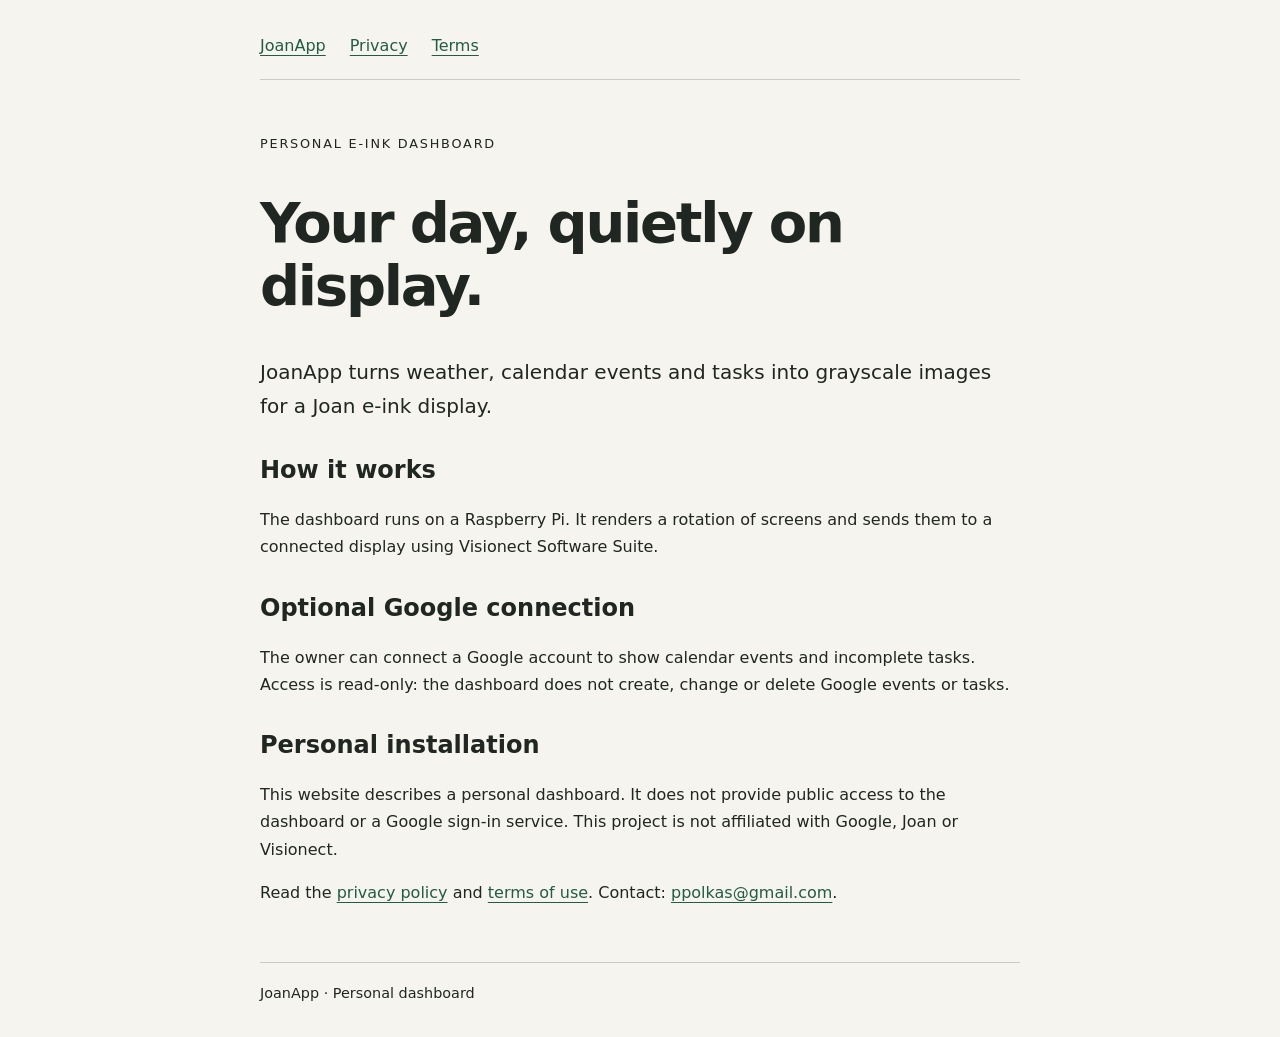
<file: index.html>
<!doctype html>
<html lang="en"><head><meta charset="utf-8"><meta name="viewport" content="width=device-width,initial-scale=1"><title>JoanApp | Personal e-ink dashboard</title><meta name="description" content="A personal Raspberry Pi dashboard displaying weather, Google Calendar and Tasks on a Joan e-ink screen."><link rel="stylesheet" href="style.css"></head>
<body><nav aria-label="Main"><a href="index.html" aria-current="page">JoanApp</a><a href="privacy.html">Privacy</a><a href="terms.html">Terms</a></nav><main><p class="label">Personal e-ink dashboard</p><h1>Your day, quietly on display.</h1><p class="lead">JoanApp turns weather, calendar events and tasks into grayscale images for a Joan e-ink display.</p><h2>How it works</h2><p>The dashboard runs on a Raspberry Pi. It renders a rotation of screens and sends them to a connected display using Visionect Software Suite.</p><h2>Optional Google connection</h2><p>The owner can connect a Google account to show calendar events and incomplete tasks. Access is read-only: the dashboard does not create, change or delete Google events or tasks.</p><h2>Personal installation</h2><p>This website describes a personal dashboard. It does not provide public access to the dashboard or a Google sign-in service. This project is not affiliated with Google, Joan or Visionect.</p><p>Read the <a href="privacy.html">privacy policy</a> and <a href="terms.html">terms of use</a>. Contact: <a href="mailto:ppolkas@gmail.com">ppolkas@gmail.com</a>.</p></main><footer>JoanApp · Personal dashboard</footer></body></html>
</file>
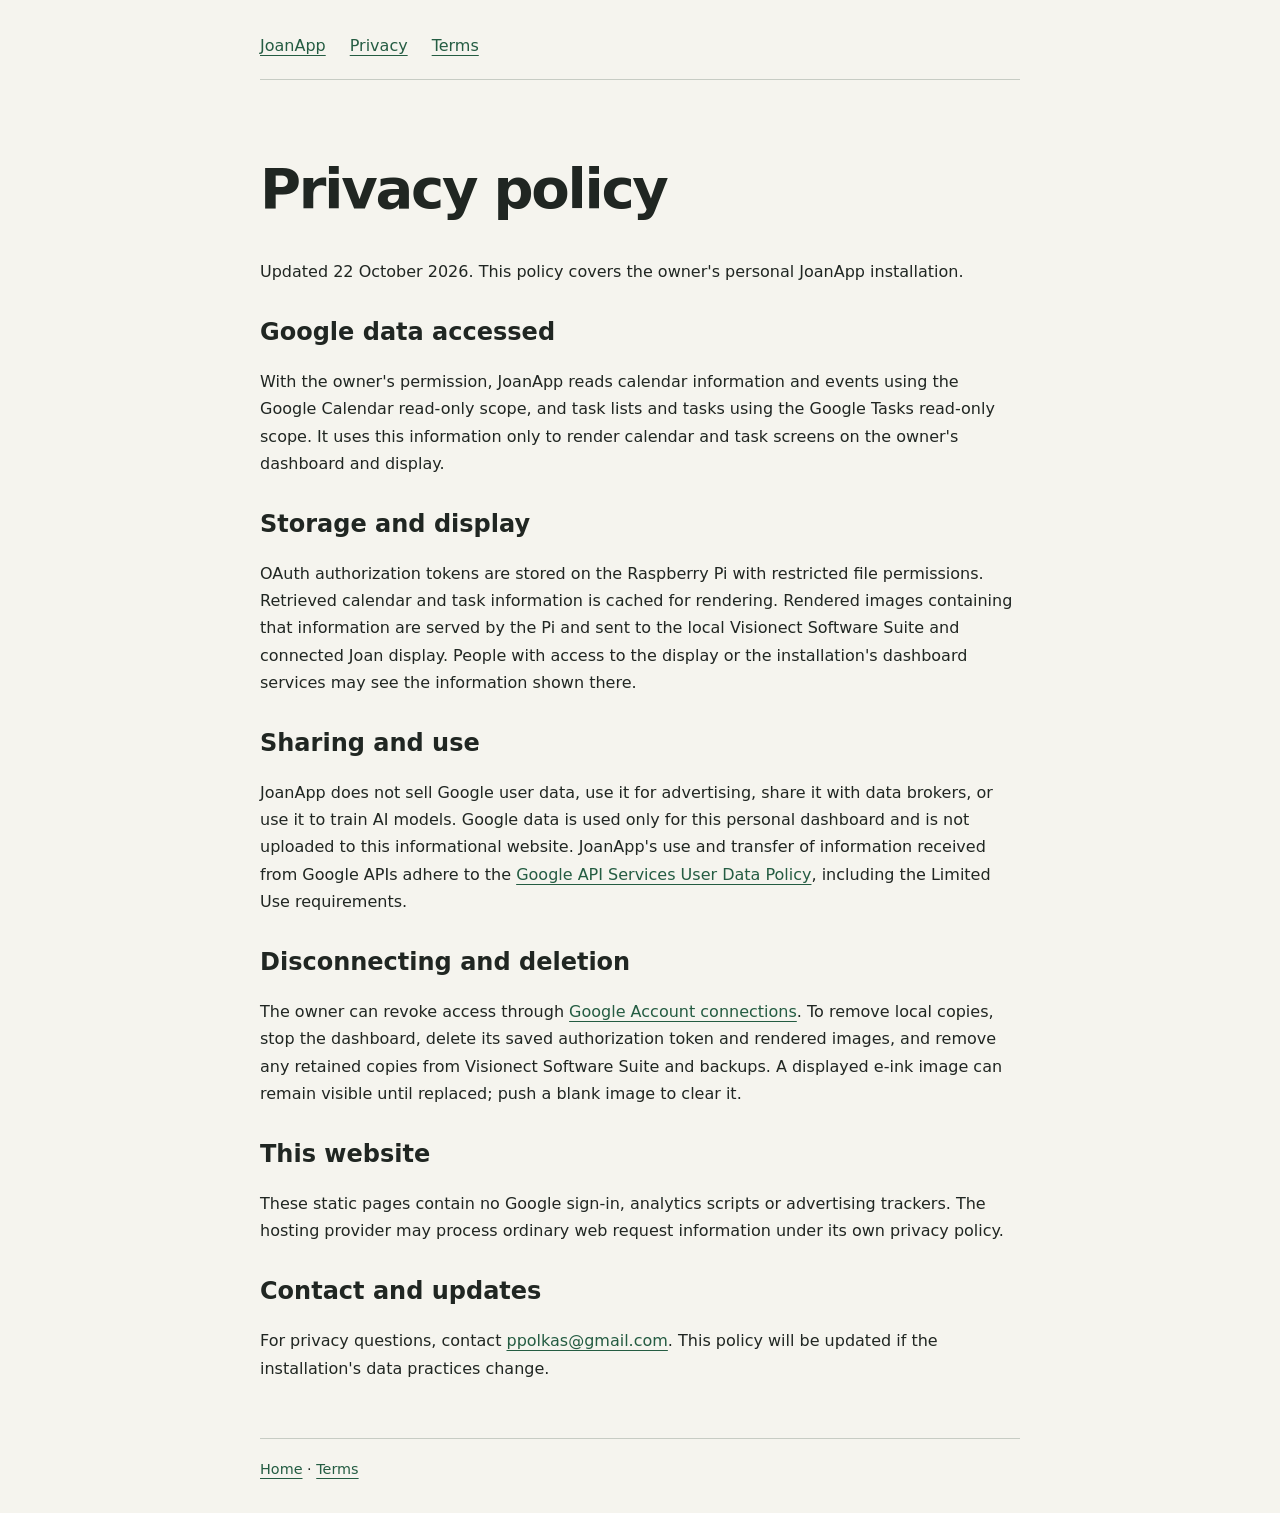
<file: privacy.html>
<!doctype html>
<html lang="en"><head><meta charset="utf-8"><meta name="viewport" content="width=device-width,initial-scale=1"><title>Privacy | JoanApp</title><link rel="stylesheet" href="style.css"></head><body><nav aria-label="Main"><a href="index.html">JoanApp</a><a href="privacy.html" aria-current="page">Privacy</a><a href="terms.html">Terms</a></nav><main><h1>Privacy policy</h1><p>Updated 22 October 2026. This policy covers the owner's personal JoanApp installation.</p><h2>Google data accessed</h2><p>With the owner's permission, JoanApp reads calendar information and events using the Google Calendar read-only scope, and task lists and tasks using the Google Tasks read-only scope. It uses this information only to render calendar and task screens on the owner's dashboard and display.</p><h2>Storage and display</h2><p>OAuth authorization tokens are stored on the Raspberry Pi with restricted file permissions. Retrieved calendar and task information is cached for rendering. Rendered images containing that information are served by the Pi and sent to the local Visionect Software Suite and connected Joan display. People with access to the display or the installation's dashboard services may see the information shown there.</p><h2>Sharing and use</h2><p>JoanApp does not sell Google user data, use it for advertising, share it with data brokers, or use it to train AI models. Google data is used only for this personal dashboard and is not uploaded to this informational website. JoanApp's use and transfer of information received from Google APIs adhere to the <a href="https://developers.google.com/terms/api-services-user-data-policy">Google API Services User Data Policy</a>, including the Limited Use requirements.</p><h2>Disconnecting and deletion</h2><p>The owner can revoke access through <a href="https://myaccount.google.com/connections">Google Account connections</a>. To remove local copies, stop the dashboard, delete its saved authorization token and rendered images, and remove any retained copies from Visionect Software Suite and backups. A displayed e-ink image can remain visible until replaced; push a blank image to clear it.</p><h2>This website</h2><p>These static pages contain no Google sign-in, analytics scripts or advertising trackers. The hosting provider may process ordinary web request information under its own privacy policy.</p><h2>Contact and updates</h2><p>For privacy questions, contact <a href="mailto:ppolkas@gmail.com">ppolkas@gmail.com</a>. This policy will be updated if the installation's data practices change.</p></main><footer><a href="index.html">Home</a> · <a href="terms.html">Terms</a></footer></body></html>
</file>
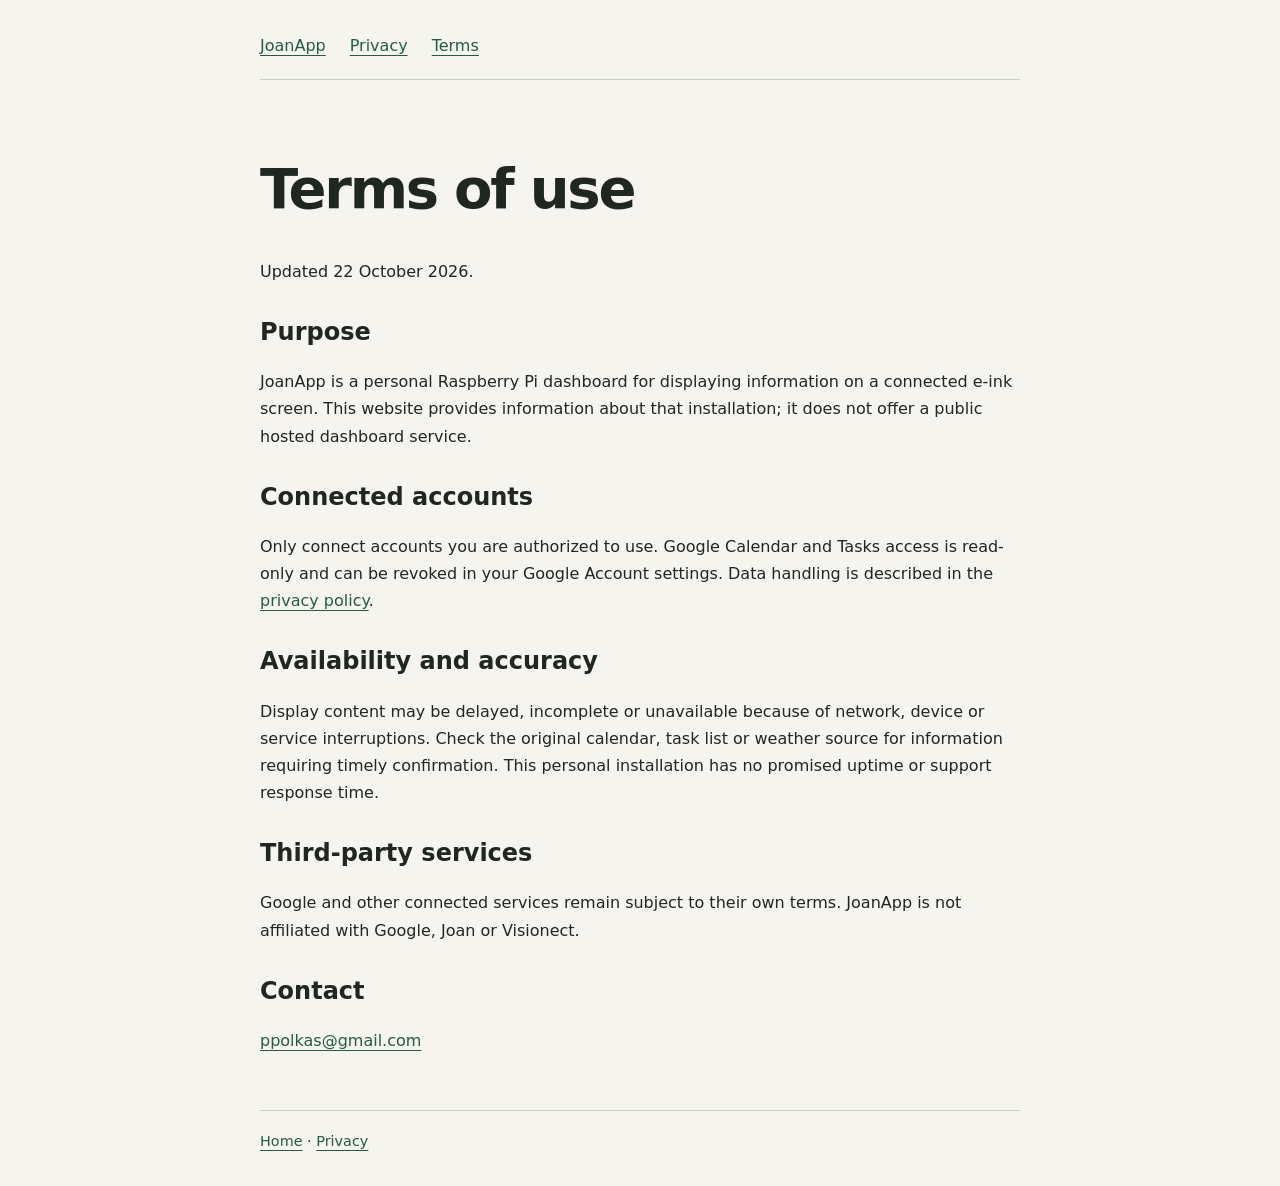
<file: terms.html>
<!doctype html>
<html lang="en"><head><meta charset="utf-8"><meta name="viewport" content="width=device-width,initial-scale=1"><title>Terms | JoanApp</title><link rel="stylesheet" href="style.css"></head><body><nav aria-label="Main"><a href="index.html">JoanApp</a><a href="privacy.html">Privacy</a><a href="terms.html" aria-current="page">Terms</a></nav><main><h1>Terms of use</h1><p>Updated 22 October 2026.</p><h2>Purpose</h2><p>JoanApp is a personal Raspberry Pi dashboard for displaying information on a connected e-ink screen. This website provides information about that installation; it does not offer a public hosted dashboard service.</p><h2>Connected accounts</h2><p>Only connect accounts you are authorized to use. Google Calendar and Tasks access is read-only and can be revoked in your Google Account settings. Data handling is described in the <a href="privacy.html">privacy policy</a>.</p><h2>Availability and accuracy</h2><p>Display content may be delayed, incomplete or unavailable because of network, device or service interruptions. Check the original calendar, task list or weather source for information requiring timely confirmation. This personal installation has no promised uptime or support response time.</p><h2>Third-party services</h2><p>Google and other connected services remain subject to their own terms. JoanApp is not affiliated with Google, Joan or Visionect.</p><h2>Contact</h2><p><a href="mailto:ppolkas@gmail.com">ppolkas@gmail.com</a></p></main><footer><a href="index.html">Home</a> · <a href="privacy.html">Privacy</a></footer></body></html>
</file>
<file: style.css>
:root{font-family:system-ui,sans-serif;color:#202622;background:#f5f4ee;line-height:1.7}body{max-width:760px;margin:auto;padding:32px 24px}nav{display:flex;flex-wrap:wrap;gap:24px;border-bottom:1px solid #c7ccc4;padding-bottom:20px}a{color:#245c42;text-underline-offset:4px}main{padding:40px 0}h1{font-size:clamp(2rem,6vw,3.5rem);line-height:1.12;letter-spacing:-.04em}h2{margin-top:32px;line-height:1.3}footer{border-top:1px solid #c7ccc4;padding-top:18px;font-size:.9rem}.label{font-size:.8rem;letter-spacing:.14em;text-transform:uppercase}.lead{font-size:1.25rem}
</file>
